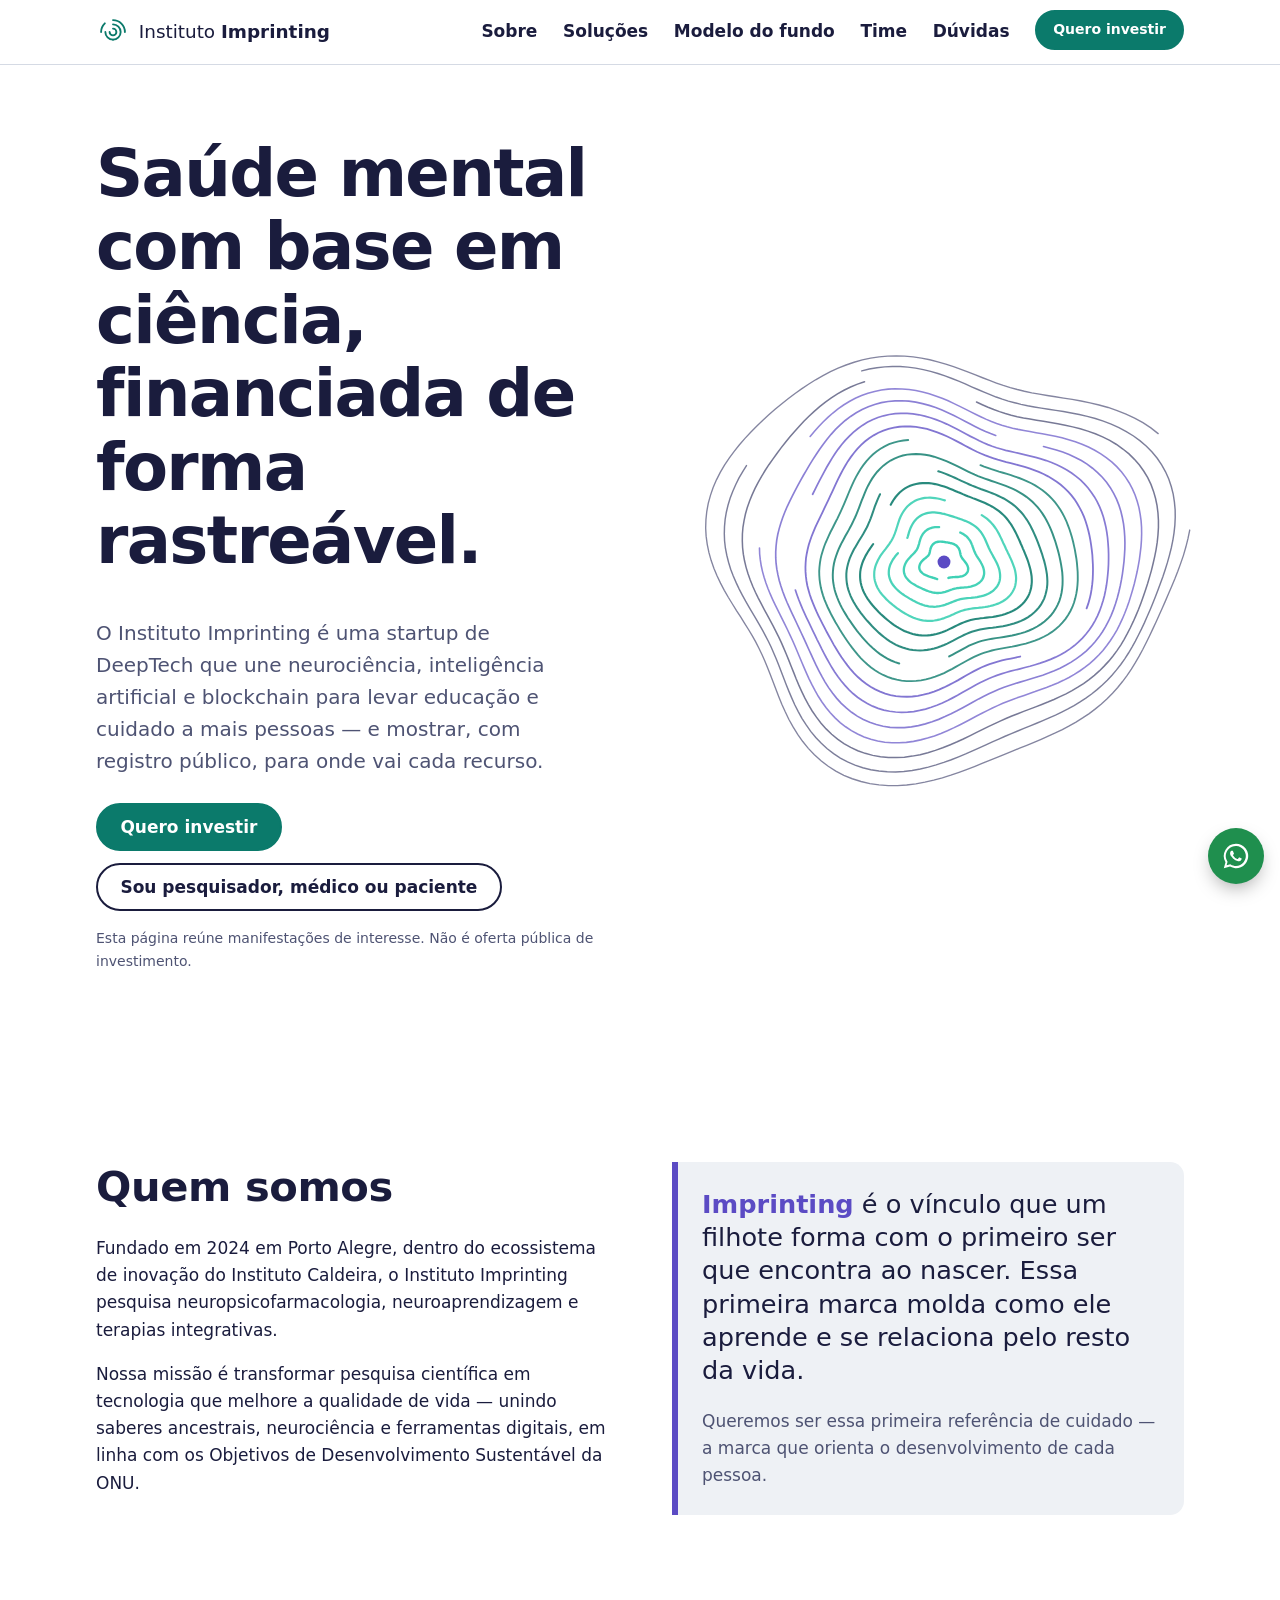
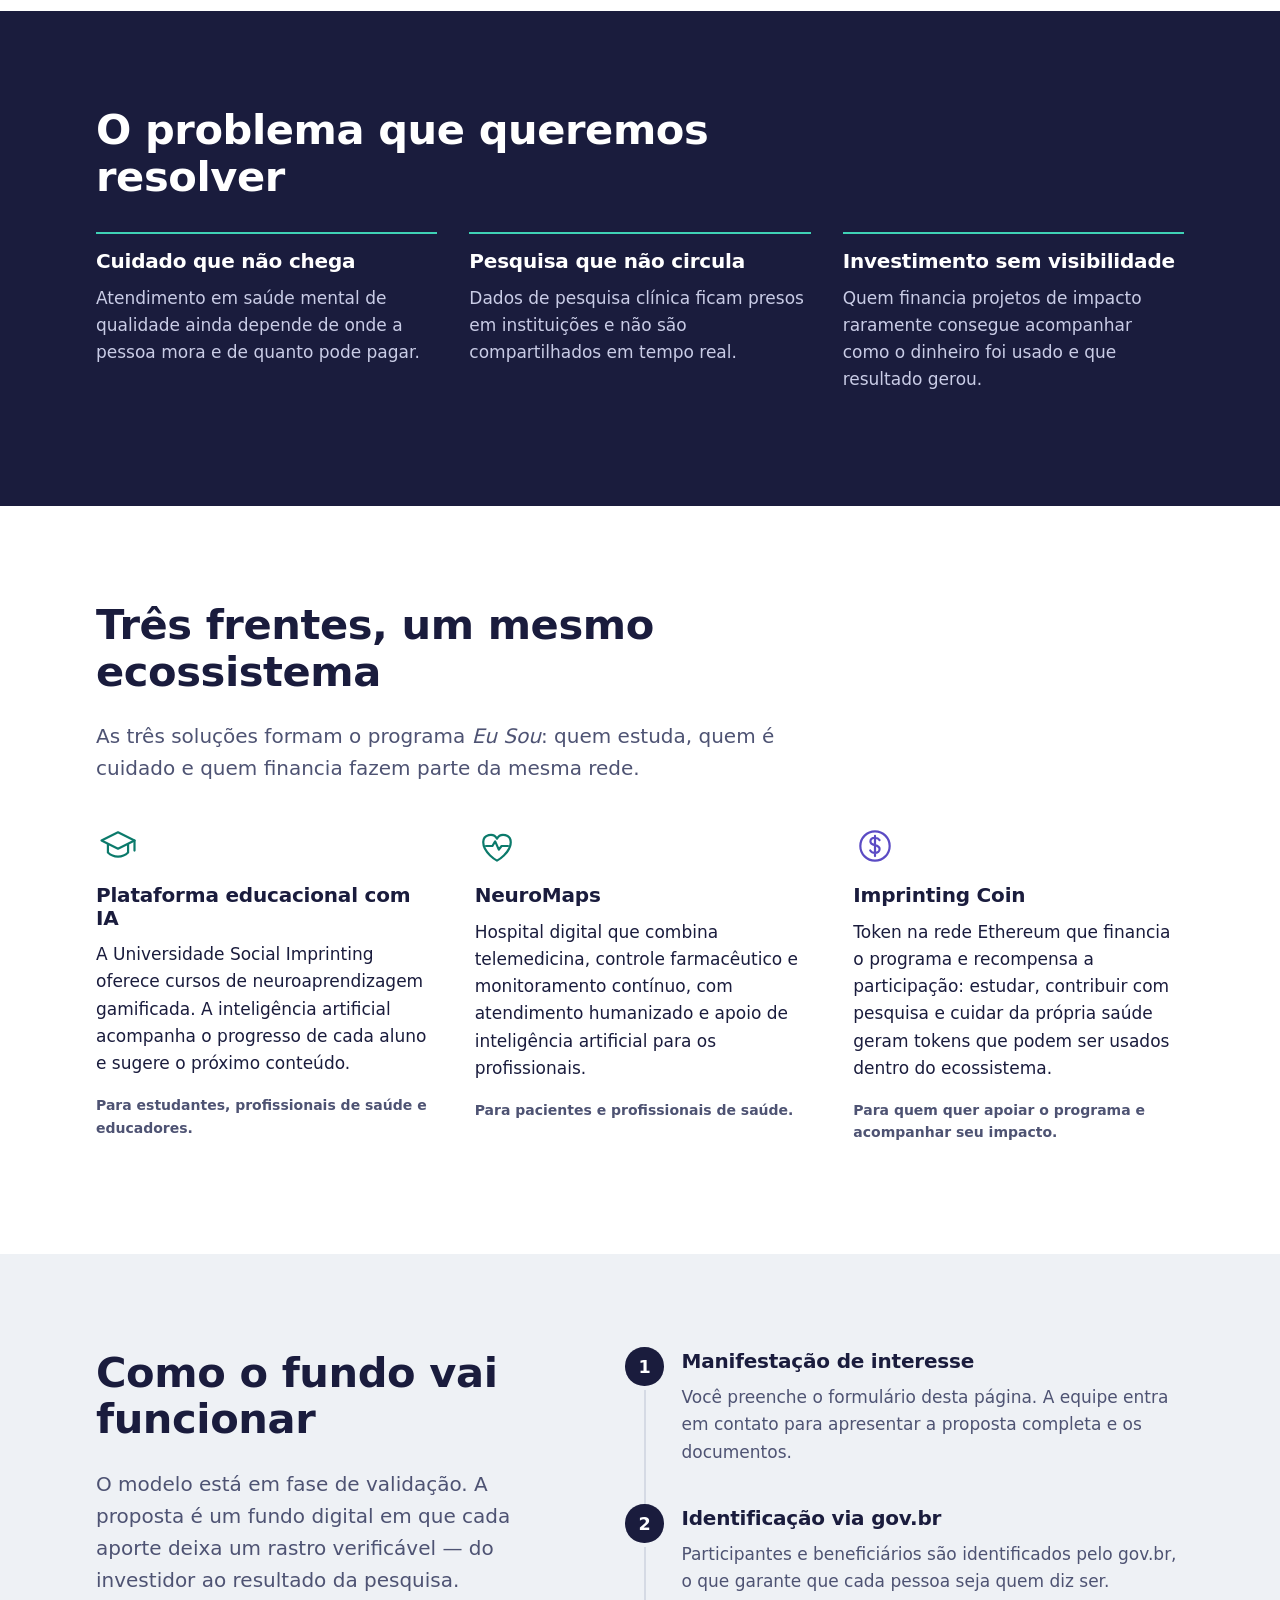
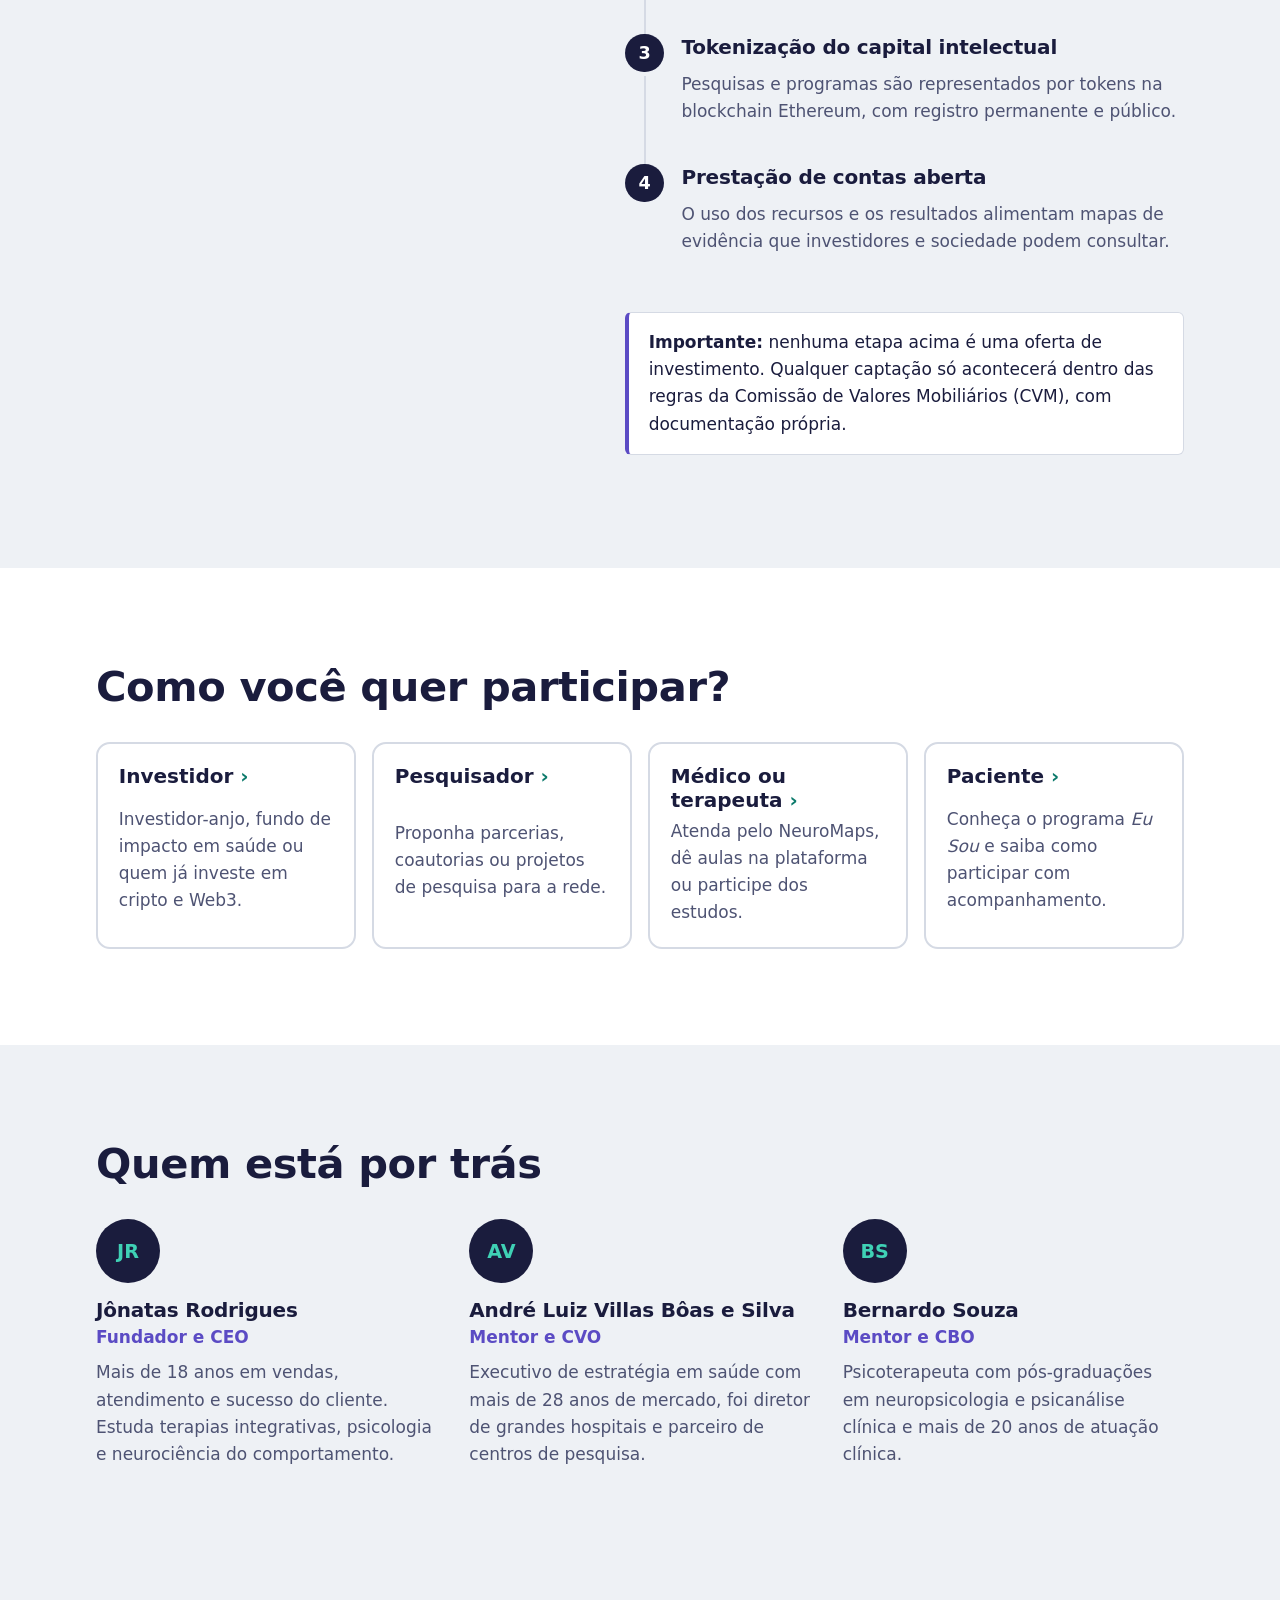
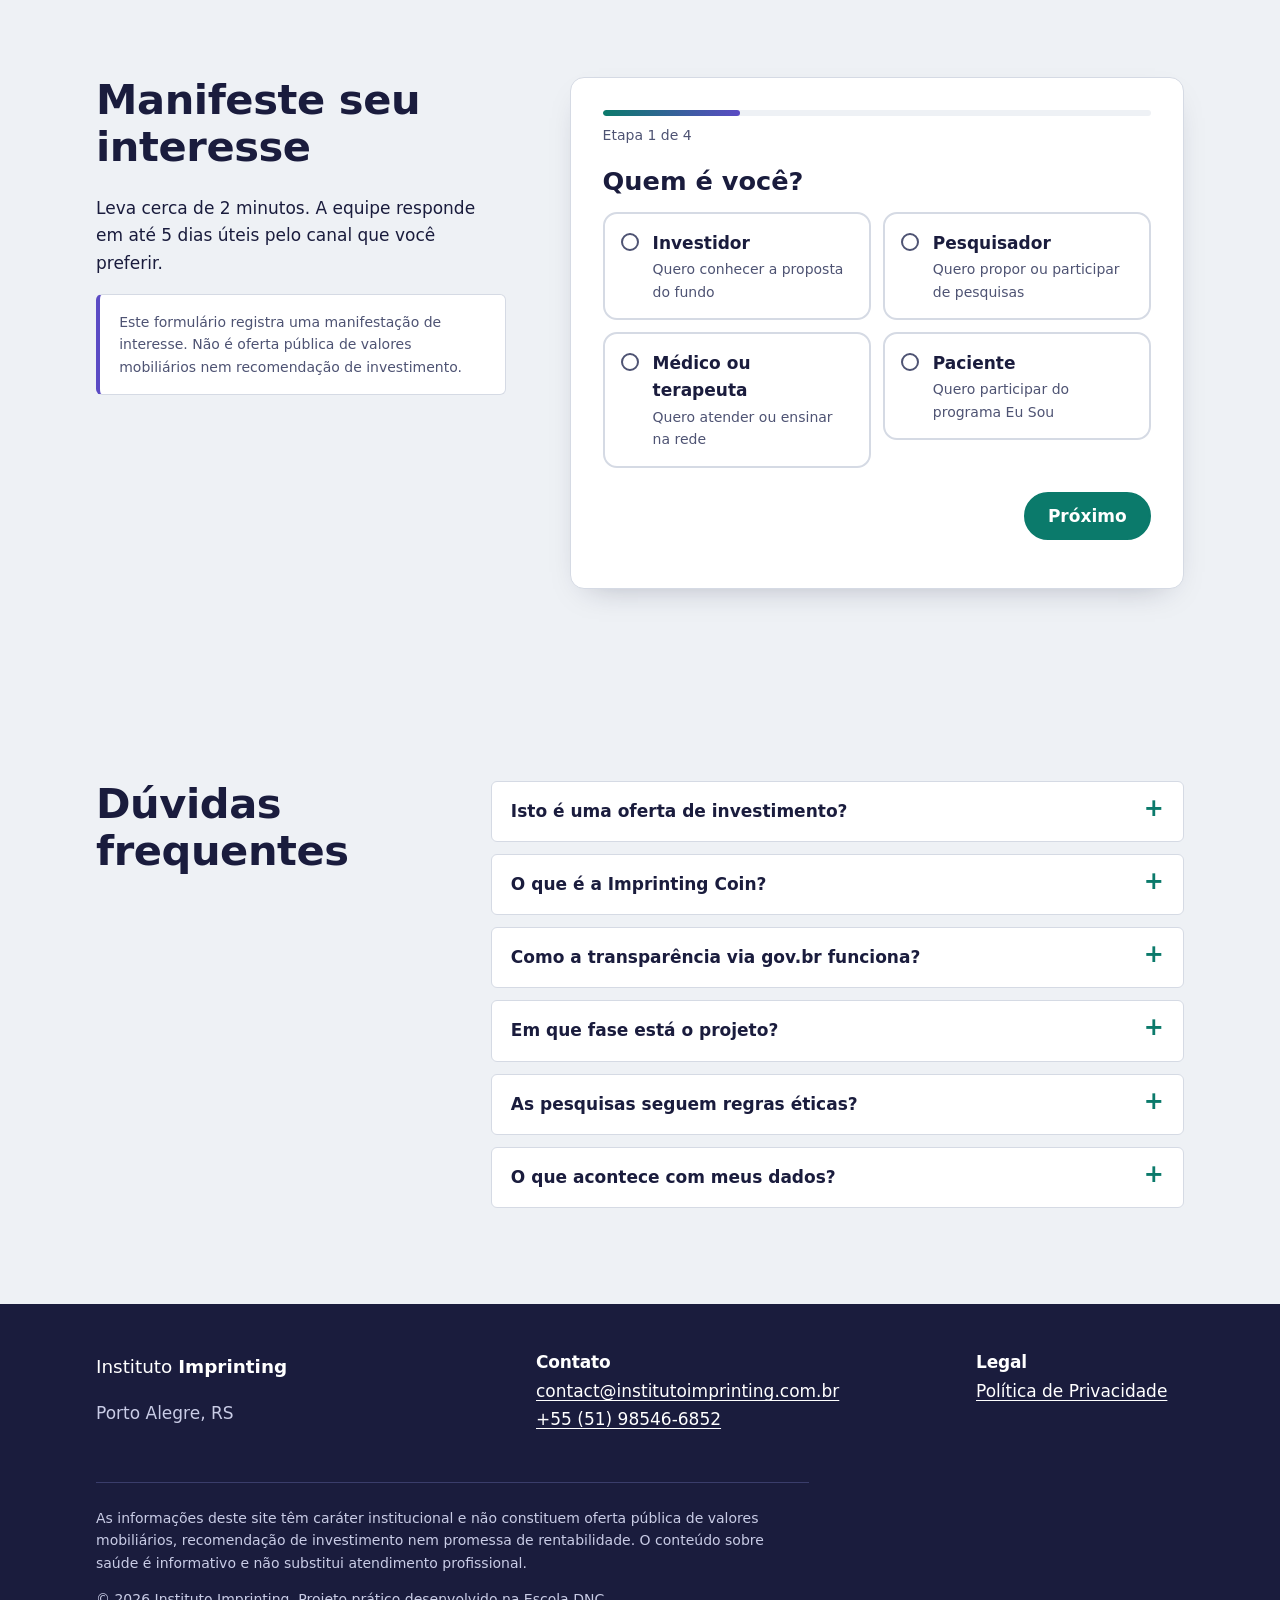
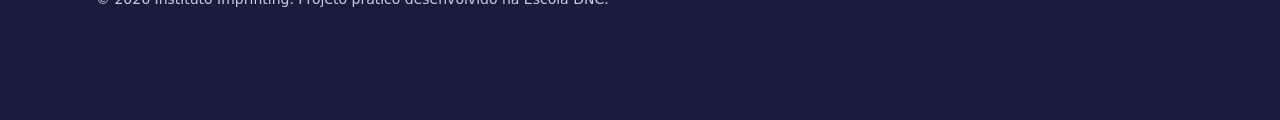
<file: index.html>
<!doctype html>
<html lang="pt-BR">
<head>
  <meta charset="utf-8">
  <meta name="viewport" content="width=device-width, initial-scale=1">
  <meta http-equiv="Content-Security-Policy" content="default-src 'self'; script-src 'self'; style-src 'self' 'unsafe-inline' https://fonts.googleapis.com; font-src https://fonts.gstatic.com; img-src 'self' data:; connect-src https://lchayvsgtklfcipnlhec.supabase.co; base-uri 'self'; form-action 'self'">
  <meta name="referrer" content="strict-origin-when-cross-origin">
  <title>Instituto Imprinting — Ciência e cuidado em saúde mental</title>
  <meta name="description" content="O Instituto Imprinting une neurociência, inteligência artificial e blockchain para levar educação e cuidado em saúde mental a mais pessoas. Manifeste seu interesse como investidor, pesquisador, médico ou paciente.">
  <meta name="theme-color" content="#1A1C3D">
  <link rel="canonical" href="https://instituto-imprinting.netlify.app/">
  <meta property="og:type" content="website">
  <meta property="og:locale" content="pt_BR">
  <meta property="og:title" content="Instituto Imprinting — Ciência e cuidado em saúde mental">
  <meta property="og:description" content="Educação com IA, hospital digital NeuroMaps e a Imprinting Coin. Manifeste seu interesse.">
  <meta property="og:image" content="https://instituto-imprinting.netlify.app/assets/og.png">
  <meta name="twitter:card" content="summary_large_image">
  <link rel="icon" href="assets/favicon.svg" type="image/svg+xml">
  <link rel="preconnect" href="https://fonts.googleapis.com">
  <link rel="preconnect" href="https://fonts.gstatic.com" crossorigin>
  <link href="https://fonts.googleapis.com/css2?family=Atkinson+Hyperlegible:ital,wght@0,400;0,700;1,400&family=Bricolage+Grotesque:opsz,wght@12..96,500;12..96,700;12..96,800&display=swap" rel="stylesheet">
  <link rel="stylesheet" href="assets/style.css">
  <script type="application/ld+json">
  {"@context":"https://schema.org","@type":"Organization","name":"Instituto Imprinting","url":"https://instituto-imprinting.netlify.app/","email":"contact@institutoimprinting.com.br","telephone":"+55-51-98546-6852","address":{"@type":"PostalAddress","addressLocality":"Porto Alegre","addressRegion":"RS","addressCountry":"BR"}}
  </script>
</head>
<body>
  <a class="skip" href="#conteudo">Pular para o conteúdo</a>

  <header class="topbar">
    <div class="wrap topbar__inner">
      <a class="brand" href="#topo" aria-label="Instituto Imprinting, início">
        <svg class="brand__mark" viewBox="0 0 40 40" aria-hidden="true"><g fill="none" stroke="currentColor" stroke-width="2.2" stroke-linecap="round"><path d="M20 6c7.7 0 14 6.3 14 14"/><path d="M20 11c5 0 9 4 9 9s-4 9-9 9"/><path d="M20 16a4 4 0 1 1-4 4"/><path d="M6 20c0-4 1.7-7.6 4.4-10.2"/><path d="M11 20c0 5 4 9 9 9"/></g></svg>
        <span>Instituto <b>Imprinting</b></span>
      </a>
      <button class="menu-btn" aria-expanded="false" aria-controls="menu">Menu</button>
      <nav id="menu" class="nav" aria-label="Principal">
        <a href="#sobre">Sobre</a>
        <a href="#solucoes">Soluções</a>
        <a href="#modelo">Modelo do fundo</a>
        <a href="#time">Time</a>
        <a href="#faq">Dúvidas</a>
        <a class="btn btn--small" href="#interesse" data-perfil="investidor">Quero investir</a>
      </nav>
    </div>
  </header>

  <main id="conteudo">
    <!-- HERO -->
    <section class="hero" id="topo">
      <div class="wrap hero__grid">
        <div class="hero__text">
          <h1>Saúde mental com base em ciência, financiada de forma rastreável.</h1>
          <p class="lead">O Instituto Imprinting é uma startup de DeepTech que une neurociência, inteligência artificial e blockchain para levar educação e cuidado a mais pessoas — e mostrar, com registro público, para onde vai cada recurso.</p>
          <div class="hero__ctas">
            <a class="btn" href="#interesse" data-perfil="investidor">Quero investir</a>
            <a class="btn btn--ghost" href="#para-quem">Sou pesquisador, médico ou paciente</a>
          </div>
          <p class="hero__note">Esta página reúne manifestações de interesse. Não é oferta pública de investimento.</p>
        </div>
        <figure class="hero__art" aria-hidden="true">
          <svg id="imprint" viewBox="0 0 520 520"></svg>
        </figure>
      </div>
    </section>

    <!-- SOBRE -->
    <section class="section" id="sobre">
      <div class="wrap sobre">
        <div class="sobre__text">
          <h2>Quem somos</h2>
          <p>Fundado em 2024 em Porto Alegre, dentro do ecossistema de inovação do Instituto Caldeira, o Instituto Imprinting pesquisa neuropsicofarmacologia, neuroaprendizagem e terapias integrativas.</p>
          <p>Nossa missão é transformar pesquisa científica em tecnologia que melhore a qualidade de vida — unindo saberes ancestrais, neurociência e ferramentas digitais, em linha com os Objetivos de Desenvolvimento Sustentável da ONU.</p>
        </div>
        <blockquote class="nome">
          <p><dfn>Imprinting</dfn> é o vínculo que um filhote forma com o primeiro ser que encontra ao nascer. Essa primeira marca molda como ele aprende e se relaciona pelo resto da vida.</p>
          <footer>Queremos ser essa primeira referência de cuidado — a marca que orienta o desenvolvimento de cada pessoa.</footer>
        </blockquote>
      </div>
    </section>

    <!-- PROBLEMA -->
    <section class="section section--ink" id="problema">
      <div class="wrap">
        <h2>O problema que queremos resolver</h2>
        <ul class="problemas">
          <li><h3>Cuidado que não chega</h3><p>Atendimento em saúde mental de qualidade ainda depende de onde a pessoa mora e de quanto pode pagar.</p></li>
          <li><h3>Pesquisa que não circula</h3><p>Dados de pesquisa clínica ficam presos em instituições e não são compartilhados em tempo real.</p></li>
          <li><h3>Investimento sem visibilidade</h3><p>Quem financia projetos de impacto raramente consegue acompanhar como o dinheiro foi usado e que resultado gerou.</p></li>
        </ul>
      </div>
    </section>

    <!-- SOLUÇÕES -->
    <section class="section" id="solucoes">
      <div class="wrap">
        <h2>Três frentes, um mesmo ecossistema</h2>
        <p class="section__intro">As três soluções formam o programa <i>Eu Sou</i>: quem estuda, quem é cuidado e quem financia fazem parte da mesma rede.</p>
        <div class="solucoes">
          <article class="solucao">
            <svg class="solucao__icon" viewBox="0 0 48 48" aria-hidden="true"><g fill="none" stroke="currentColor" stroke-width="2.4" stroke-linecap="round" stroke-linejoin="round"><path d="M6 18 24 9l18 9-18 9z"/><path d="M13 22v9c3 3 7 4.5 11 4.5s8-1.5 11-4.5v-9"/><path d="M42 18v11"/></g></svg>
            <h3>Plataforma educacional com IA</h3>
            <p>A Universidade Social Imprinting oferece cursos de neuroaprendizagem gamificada. A inteligência artificial acompanha o progresso de cada aluno e sugere o próximo conteúdo.</p>
            <p class="solucao__para">Para estudantes, profissionais de saúde e educadores.</p>
          </article>
          <article class="solucao">
            <svg class="solucao__icon" viewBox="0 0 48 48" aria-hidden="true"><g fill="none" stroke="currentColor" stroke-width="2.4" stroke-linecap="round" stroke-linejoin="round"><path d="M24 40s-15-8.5-15-20a8 8 0 0 1 15-4 8 8 0 0 1 15 4c0 11.5-15 20-15 20z"/><path d="M12 24h7l3-5 4 9 3-4h7"/></g></svg>
            <h3>NeuroMaps</h3>
            <p>Hospital digital que combina telemedicina, controle farmacêutico e monitoramento contínuo, com atendimento humanizado e apoio de inteligência artificial para os profissionais.</p>
            <p class="solucao__para">Para pacientes e profissionais de saúde.</p>
          </article>
          <article class="solucao">
            <svg class="solucao__icon" viewBox="0 0 48 48" aria-hidden="true"><g fill="none" stroke="currentColor" stroke-width="2.4" stroke-linecap="round" stroke-linejoin="round"><circle cx="24" cy="24" r="16"/><path d="M24 13v22M29 17.5c-1-1.5-3-2.5-5-2.5-3 0-5 1.6-5 4s2 3.3 5 4 5 1.8 5 4.3-2.2 4.2-5 4.2c-2.2 0-4.2-1-5.2-2.6"/></g></svg>
            <h3>Imprinting Coin</h3>
            <p>Token na rede Ethereum que financia o programa e recompensa a participação: estudar, contribuir com pesquisa e cuidar da própria saúde geram tokens que podem ser usados dentro do ecossistema.</p>
            <p class="solucao__para">Para quem quer apoiar o programa e acompanhar seu impacto.</p>
          </article>
        </div>
      </div>
    </section>

    <!-- MODELO -->
    <section class="section section--mist" id="modelo">
      <div class="wrap modelo">
        <div class="modelo__head">
          <h2>Como o fundo vai funcionar</h2>
          <p>O modelo está em fase de validação. A proposta é um fundo digital em que cada aporte deixa um rastro verificável — do investidor ao resultado da pesquisa.</p>
        </div>
        <ol class="etapas">
          <li><h3>Manifestação de interesse</h3><p>Você preenche o formulário desta página. A equipe entra em contato para apresentar a proposta completa e os documentos.</p></li>
          <li><h3>Identificação via gov.br</h3><p>Participantes e beneficiários são identificados pelo gov.br, o que garante que cada pessoa seja quem diz ser.</p></li>
          <li><h3>Tokenização do capital intelectual</h3><p>Pesquisas e programas são representados por tokens na blockchain Ethereum, com registro permanente e público.</p></li>
          <li><h3>Prestação de contas aberta</h3><p>O uso dos recursos e os resultados alimentam mapas de evidência que investidores e sociedade podem consultar.</p></li>
        </ol>
        <p class="aviso"><strong>Importante:</strong> nenhuma etapa acima é uma oferta de investimento. Qualquer captação só acontecerá dentro das regras da Comissão de Valores Mobiliários (CVM), com documentação própria.</p>
      </div>
    </section>

    <!-- PARA QUEM -->
    <section class="section" id="para-quem">
      <div class="wrap">
        <h2>Como você quer participar?</h2>
        <div class="perfis">
          <button class="perfil-card" data-perfil="investidor">
            <span class="perfil-card__nome">Investidor</span>
            <span>Investidor-anjo, fundo de impacto em saúde ou quem já investe em cripto e Web3.</span>
          </button>
          <button class="perfil-card" data-perfil="pesquisador">
            <span class="perfil-card__nome">Pesquisador</span>
            <span>Proponha parcerias, coautorias ou projetos de pesquisa para a rede.</span>
          </button>
          <button class="perfil-card" data-perfil="medico">
            <span class="perfil-card__nome">Médico ou terapeuta</span>
            <span>Atenda pelo NeuroMaps, dê aulas na plataforma ou participe dos estudos.</span>
          </button>
          <button class="perfil-card" data-perfil="paciente">
            <span class="perfil-card__nome">Paciente</span>
            <span>Conheça o programa <i>Eu Sou</i> e saiba como participar com acompanhamento.</span>
          </button>
        </div>
      </div>
    </section>

    <!-- TIME -->
    <section class="section section--mist" id="time">
      <div class="wrap">
        <h2>Quem está por trás</h2>
        <ul class="time">
          <li class="pessoa">
            <span class="pessoa__avatar" aria-hidden="true">JR</span>
            <div><h3>Jônatas Rodrigues</h3><p class="pessoa__cargo">Fundador e CEO</p>
            <p>Mais de 18 anos em vendas, atendimento e sucesso do cliente. Estuda terapias integrativas, psicologia e neurociência do comportamento.</p></div>
          </li>
          <li class="pessoa">
            <span class="pessoa__avatar" aria-hidden="true">AV</span>
            <div><h3>André Luiz Villas Bôas e Silva</h3><p class="pessoa__cargo">Mentor e CVO</p>
            <p>Executivo de estratégia em saúde com mais de 28 anos de mercado, foi diretor de grandes hospitais e parceiro de centros de pesquisa.</p></div>
          </li>
          <li class="pessoa">
            <span class="pessoa__avatar" aria-hidden="true">BS</span>
            <div><h3>Bernardo Souza</h3><p class="pessoa__cargo">Mentor e CBO</p>
            <p>Psicoterapeuta com pós-graduações em neuropsicologia e psicanálise clínica e mais de 20 anos de atuação clínica.</p></div>
          </li>
        </ul>
      </div>
    </section>

    <!-- FORMULÁRIO -->
    <section class="section form-section" id="interesse">
      <div class="wrap form-wrap">
        <div class="form-intro">
          <h2>Manifeste seu interesse</h2>
          <p>Leva cerca de 2 minutos. A equipe responde em até 5 dias úteis pelo canal que você preferir.</p>
          <p class="aviso aviso--small">Este formulário registra uma manifestação de interesse. Não é oferta pública de valores mobiliários nem recomendação de investimento.</p>
        </div>

        <form id="form" class="form" novalidate>
          <div class="progress" aria-hidden="true"><span class="progress__bar"></span></div>
          <p class="progress__label" id="progress-label" aria-live="polite">Etapa 1 de 4</p>

          <!-- etapa 1 -->
          <fieldset class="step" data-step="1">
            <legend>Quem é você?</legend>
            <div class="choices" role="radiogroup">
              <label class="choice"><input type="radio" name="perfil" value="investidor" required><span><b>Investidor</b><small>Quero conhecer a proposta do fundo</small></span></label>
              <label class="choice"><input type="radio" name="perfil" value="pesquisador"><span><b>Pesquisador</b><small>Quero propor ou participar de pesquisas</small></span></label>
              <label class="choice"><input type="radio" name="perfil" value="medico"><span><b>Médico ou terapeuta</b><small>Quero atender ou ensinar na rede</small></span></label>
              <label class="choice"><input type="radio" name="perfil" value="paciente"><span><b>Paciente</b><small>Quero participar do programa Eu Sou</small></span></label>
            </div>
            <p class="error" data-error-for="perfil"></p>
          </fieldset>

          <!-- etapa 2 -->
          <fieldset class="step" data-step="2" hidden>
            <legend>Seus dados de contato</legend>
            <div class="field"><label for="nome">Nome completo</label><input id="nome" name="nome" autocomplete="name" required minlength="3" maxlength="120"><p class="error" data-error-for="nome"></p></div>
            <div class="field"><label for="email">E-mail</label><input id="email" name="email" type="email" autocomplete="email" required maxlength="160" inputmode="email"><p class="error" data-error-for="email"></p></div>
            <div class="field"><label for="telefone">Celular com DDD</label><input id="telefone" name="telefone" type="tel" autocomplete="tel-national" required inputmode="numeric" placeholder="(11) 98765-4321" maxlength="15"><p class="error" data-error-for="telefone"></p></div>
            <div class="field-row">
              <div class="field"><label for="cidade">Cidade</label><input id="cidade" name="cidade" autocomplete="address-level2" required maxlength="80"><p class="error" data-error-for="cidade"></p></div>
              <div class="field field--uf"><label for="uf">UF</label>
                <select id="uf" name="uf" required autocomplete="address-level1"><option value="">—</option><option>AC</option><option>AL</option><option>AP</option><option>AM</option><option>BA</option><option>CE</option><option>DF</option><option>ES</option><option>GO</option><option>MA</option><option>MT</option><option>MS</option><option>MG</option><option>PA</option><option>PB</option><option>PR</option><option>PE</option><option>PI</option><option>RJ</option><option>RN</option><option>RS</option><option>RO</option><option>RR</option><option>SC</option><option>SP</option><option>SE</option><option>TO</option></select>
                <p class="error" data-error-for="uf"></p></div>
            </div>
          </fieldset>

          <!-- etapa 3: muda por perfil -->
          <fieldset class="step" data-step="3" hidden>
            <legend id="step3-legend">Sobre seu interesse</legend>

            <div class="branch" data-branch="investidor">
              <div class="field"><span class="label">Você investe como</span>
                <div class="pills"><label><input type="radio" name="inv_tipo" value="pf"> Pessoa física</label><label><input type="radio" name="inv_tipo" value="pj"> Pessoa jurídica</label></div>
                <p class="error" data-error-for="inv_tipo"></p></div>
              <div class="field"><span class="label">Já investe em <small>(marque o que se aplica)</small></span>
                <div class="pills"><label><input type="checkbox" name="inv_exp" value="startups"> Startups</label><label><input type="checkbox" name="inv_exp" value="cripto"> Cripto ou Web3</label><label><input type="checkbox" name="inv_exp" value="impacto"> Fundos de impacto</label><label><input type="checkbox" name="inv_exp" value="nenhum"> Ainda não invisto</label></div></div>
              <div class="field"><label for="inv_faixa">Faixa de interesse</label>
                <select id="inv_faixa" name="inv_faixa"><option value="">Selecione</option><option value="ate-10k">Até R$ 10 mil</option><option value="10k-50k">R$ 10 mil a R$ 50 mil</option><option value="50k-250k">R$ 50 mil a R$ 250 mil</option><option value="250k+">Acima de R$ 250 mil</option><option value="indefinido">Ainda não sei</option></select>
                <p class="error" data-error-for="inv_faixa"></p></div>
              <div class="field"><span class="label">Frente que mais interessa</span>
                <div class="pills"><label><input type="radio" name="inv_area" value="educacao"> Educação com IA</label><label><input type="radio" name="inv_area" value="neuromaps"> NeuroMaps</label><label><input type="radio" name="inv_area" value="coin"> Imprinting Coin</label><label><input type="radio" name="inv_area" value="todas"> O ecossistema todo</label></div>
                <p class="error" data-error-for="inv_area"></p></div>
            </div>

            <div class="branch" data-branch="pesquisador">
              <div class="field"><label for="pes_inst">Instituição</label><input id="pes_inst" name="pes_inst" maxlength="120"><p class="error" data-error-for="pes_inst"></p></div>
              <div class="field"><label for="pes_area">Área de pesquisa</label><input id="pes_area" name="pes_area" maxlength="120" placeholder="Ex.: neurociência cognitiva"><p class="error" data-error-for="pes_area"></p></div>
              <div class="field"><label for="pes_lattes">Link do Lattes <small>(opcional)</small></label><input id="pes_lattes" name="pes_lattes" type="url" maxlength="200" placeholder="http://lattes.cnpq.br/..."><p class="error" data-error-for="pes_lattes"></p></div>
              <div class="field"><span class="label">Tipo de parceria</span>
                <div class="pills"><label><input type="radio" name="pes_tipo" value="coautoria"> Coautoria</label><label><input type="radio" name="pes_tipo" value="dados"> Acesso a dados</label><label><input type="radio" name="pes_tipo" value="projeto"> Submeter projeto</label></div>
                <p class="error" data-error-for="pes_tipo"></p></div>
            </div>

            <div class="branch" data-branch="medico">
              <div class="field"><label for="med_esp">Especialidade</label><input id="med_esp" name="med_esp" maxlength="120" placeholder="Ex.: psiquiatria"><p class="error" data-error-for="med_esp"></p></div>
              <div class="field"><label for="med_reg">Registro profissional</label><input id="med_reg" name="med_reg" maxlength="30" placeholder="Ex.: CRM-SP 123456"><p class="error" data-error-for="med_reg"></p></div>
              <div class="field"><span class="label">Quer participar como</span>
                <div class="pills"><label><input type="checkbox" name="med_int" value="atender"> Atender no NeuroMaps</label><label><input type="checkbox" name="med_int" value="ensinar"> Dar aulas</label><label><input type="checkbox" name="med_int" value="pesquisar"> Participar de estudos</label></div>
                <p class="error" data-error-for="med_int"></p></div>
            </div>

            <div class="branch" data-branch="paciente">
              <div class="field"><label for="pac_idade">Faixa etária</label>
                <select id="pac_idade" name="pac_idade"><option value="">Selecione</option><option value="menor">Menos de 18 anos</option><option value="18-29">18 a 29</option><option value="30-44">30 a 44</option><option value="45-59">45 a 59</option><option value="60+">60 ou mais</option></select>
                <p class="error" data-error-for="pac_idade"></p></div>
              <div class="field"><span class="label">Como prefere ser contatado</span>
                <div class="pills"><label><input type="radio" name="pac_contato" value="whatsapp"> WhatsApp</label><label><input type="radio" name="pac_contato" value="email"> E-mail</label><label><input type="radio" name="pac_contato" value="ligacao"> Ligação</label></div>
                <p class="error" data-error-for="pac_contato"></p></div>
              <p class="nota">Não pedimos diagnóstico nem informações sobre sua saúde neste formulário. Se você está em sofrimento agora, ligue para o CVV no 188 (gratuito, 24 horas).</p>
            </div>
          </fieldset>

          <!-- etapa 4 -->
          <fieldset class="step" data-step="4" hidden>
            <legend>Mensagem e consentimento</legend>
            <div class="field"><label for="mensagem">Quer contar algo a mais? <small>(opcional)</small></label><textarea id="mensagem" name="mensagem" rows="4" maxlength="1500"></textarea><p class="counter" id="counter">0 / 1500</p><p class="error" data-error-for="mensagem"></p></div>
            <label class="check"><input type="checkbox" name="lgpd" id="lgpd" required> <span>Autorizo o Instituto Imprinting a usar meus dados para entrar em contato sobre o perfil escolhido, conforme a <a href="privacidade.html" target="_blank" rel="noopener">Política de Privacidade</a>. Posso pedir a exclusão a qualquer momento.</span></label>
            <p class="error" data-error-for="lgpd"></p>
            <label class="check check--saude" hidden><input type="checkbox" name="saude" id="saude"> <span>Entendo que, ao me identificar como paciente, essa informação é um dado pessoal sensível (LGPD, art. 11) e autorizo seu uso apenas para o contato sobre o programa <i>Eu Sou</i>.</span></label>
            <p class="error" data-error-for="saude"></p>
            <div class="hp" aria-hidden="true"><label>Não preencha<input name="website" tabindex="-1" autocomplete="off"></label></div>
          </fieldset>

          <div class="form-nav">
            <button type="button" class="btn btn--ghost" id="voltar" hidden>Voltar</button>
            <button type="button" class="btn" id="proximo">Próximo</button>
            <button type="submit" class="btn" id="enviar" hidden>Enviar manifestação</button>
          </div>
          <p class="form-status" id="form-status" role="status" aria-live="polite"></p>

          <div class="sucesso" id="sucesso" hidden tabindex="-1">
            <svg viewBox="0 0 64 64" aria-hidden="true"><circle cx="32" cy="32" r="28" fill="none" stroke="currentColor" stroke-width="3"/><path d="m20 33 8 8 16-17" fill="none" stroke="currentColor" stroke-width="3.5" stroke-linecap="round" stroke-linejoin="round"/></svg>
            <h3>Obrigado! Recebemos sua manifestação.</h3>
            <p id="sucesso-texto">A equipe do Instituto Imprinting vai entrar em contato em até 5 dias úteis.</p>
            <button type="button" class="btn btn--ghost" id="novo">Enviar outra manifestação</button>
          </div>
        </form>
      </div>
    </section>

    <!-- FAQ -->
    <section class="section section--mist" id="faq">
      <div class="wrap faq-wrap">
        <h2>Dúvidas frequentes</h2>
        <div class="faq">
          <details><summary>Isto é uma oferta de investimento?</summary><p>Não. O formulário registra apenas que você tem interesse em conhecer a proposta. Qualquer captação futura seguirá as regras da CVM e terá documentação própria, que será apresentada antes de qualquer decisão.</p></details>
          <details><summary>O que é a Imprinting Coin?</summary><p>É um token na rede Ethereum criado para financiar o programa <i>Eu Sou</i> e recompensar quem participa dele — estudando, contribuindo com pesquisa ou cuidando da própria saúde. O modelo ainda está em validação.</p></details>
          <details><summary>Como a transparência via gov.br funciona?</summary><p>A identificação pelo gov.br permite saber quem são os participantes e beneficiários. Somada ao registro em blockchain, ela permite rastrear o uso dos recursos e os resultados de cada projeto.</p></details>
          <details><summary>Em que fase está o projeto?</summary><p>O instituto está validando o produto, estudando mercado e concorrência e montando a proposta de investimento. As plataformas de educação e o NeuroMaps estão em desenvolvimento.</p></details>
          <details><summary>As pesquisas seguem regras éticas?</summary><p>Estudos com pessoas só começam depois de aprovados por comitê de ética em pesquisa, conforme as normas brasileiras, e com consentimento de cada participante.</p></details>
          <details><summary>O que acontece com meus dados?</summary><p>Eles são usados só para o contato sobre o perfil que você escolheu, ficam guardados em banco de dados protegido e podem ser excluídos a qualquer momento pelo e-mail contact@institutoimprinting.com.br. Detalhes na <a href="privacidade.html">Política de Privacidade</a>.</p></details>
        </div>
      </div>
    </section>
  </main>

  <footer class="footer">
    <div class="wrap footer__grid">
      <div>
        <p class="brand brand--footer"><span>Instituto <b>Imprinting</b></span></p>
        <p>Porto Alegre, RS</p>
      </div>
      <div>
        <h2 class="footer__h">Contato</h2>
        <p><a href="mailto:contact@institutoimprinting.com.br">contact@institutoimprinting.com.br</a><br><a href="https://wa.me/5551985466852">+55 (51) 98546-6852</a></p>
      </div>
      <div>
        <h2 class="footer__h">Legal</h2>
        <p><a href="privacidade.html">Política de Privacidade</a></p>
      </div>
    </div>
    <div class="wrap footer__legal">
      <p>As informações deste site têm caráter institucional e não constituem oferta pública de valores mobiliários, recomendação de investimento nem promessa de rentabilidade. O conteúdo sobre saúde é informativo e não substitui atendimento profissional.</p>
      <p>© <span id="ano">2026</span> Instituto Imprinting. Projeto prático desenvolvido na Escola DNC.</p>
    </div>
  </footer>

  <a class="whats" href="https://wa.me/5551985466852?text=Ol%C3%A1%21%20Vim%20pelo%20site%20do%20Instituto%20Imprinting." target="_blank" rel="noopener" aria-label="Conversar no WhatsApp">
    <svg viewBox="0 0 32 32" aria-hidden="true"><path fill="currentColor" d="M16 3a13 13 0 0 0-11.2 19.6L3 29l6.6-1.7A13 13 0 1 0 16 3zm0 23.7c-2 0-4-.6-5.7-1.6l-.4-.2-3.9 1 1-3.8-.3-.4A10.7 10.7 0 1 1 16 26.7zm5.9-8c-.3-.2-1.9-1-2.2-1-.3-.1-.5-.2-.7.1l-1 1.3c-.2.2-.4.2-.7.1a8.8 8.8 0 0 1-4.4-3.8c-.3-.6.3-.5.9-1.7.1-.2 0-.4 0-.5l-1-2.4c-.3-.6-.5-.5-.7-.5h-.6c-.2 0-.5 0-.8.4s-1 1-1 2.5 1.1 2.9 1.2 3.1c.2.2 2.1 3.2 5.1 4.5 1.9.8 2.6.9 3.6.7.6-.1 1.9-.8 2.1-1.5.3-.7.3-1.4.2-1.5l-.6-.3z"/></svg>
  </a>

  <script src="assets/config.js"></script>
  <script src="assets/app.js" defer></script>
</body>
</html>
</file>
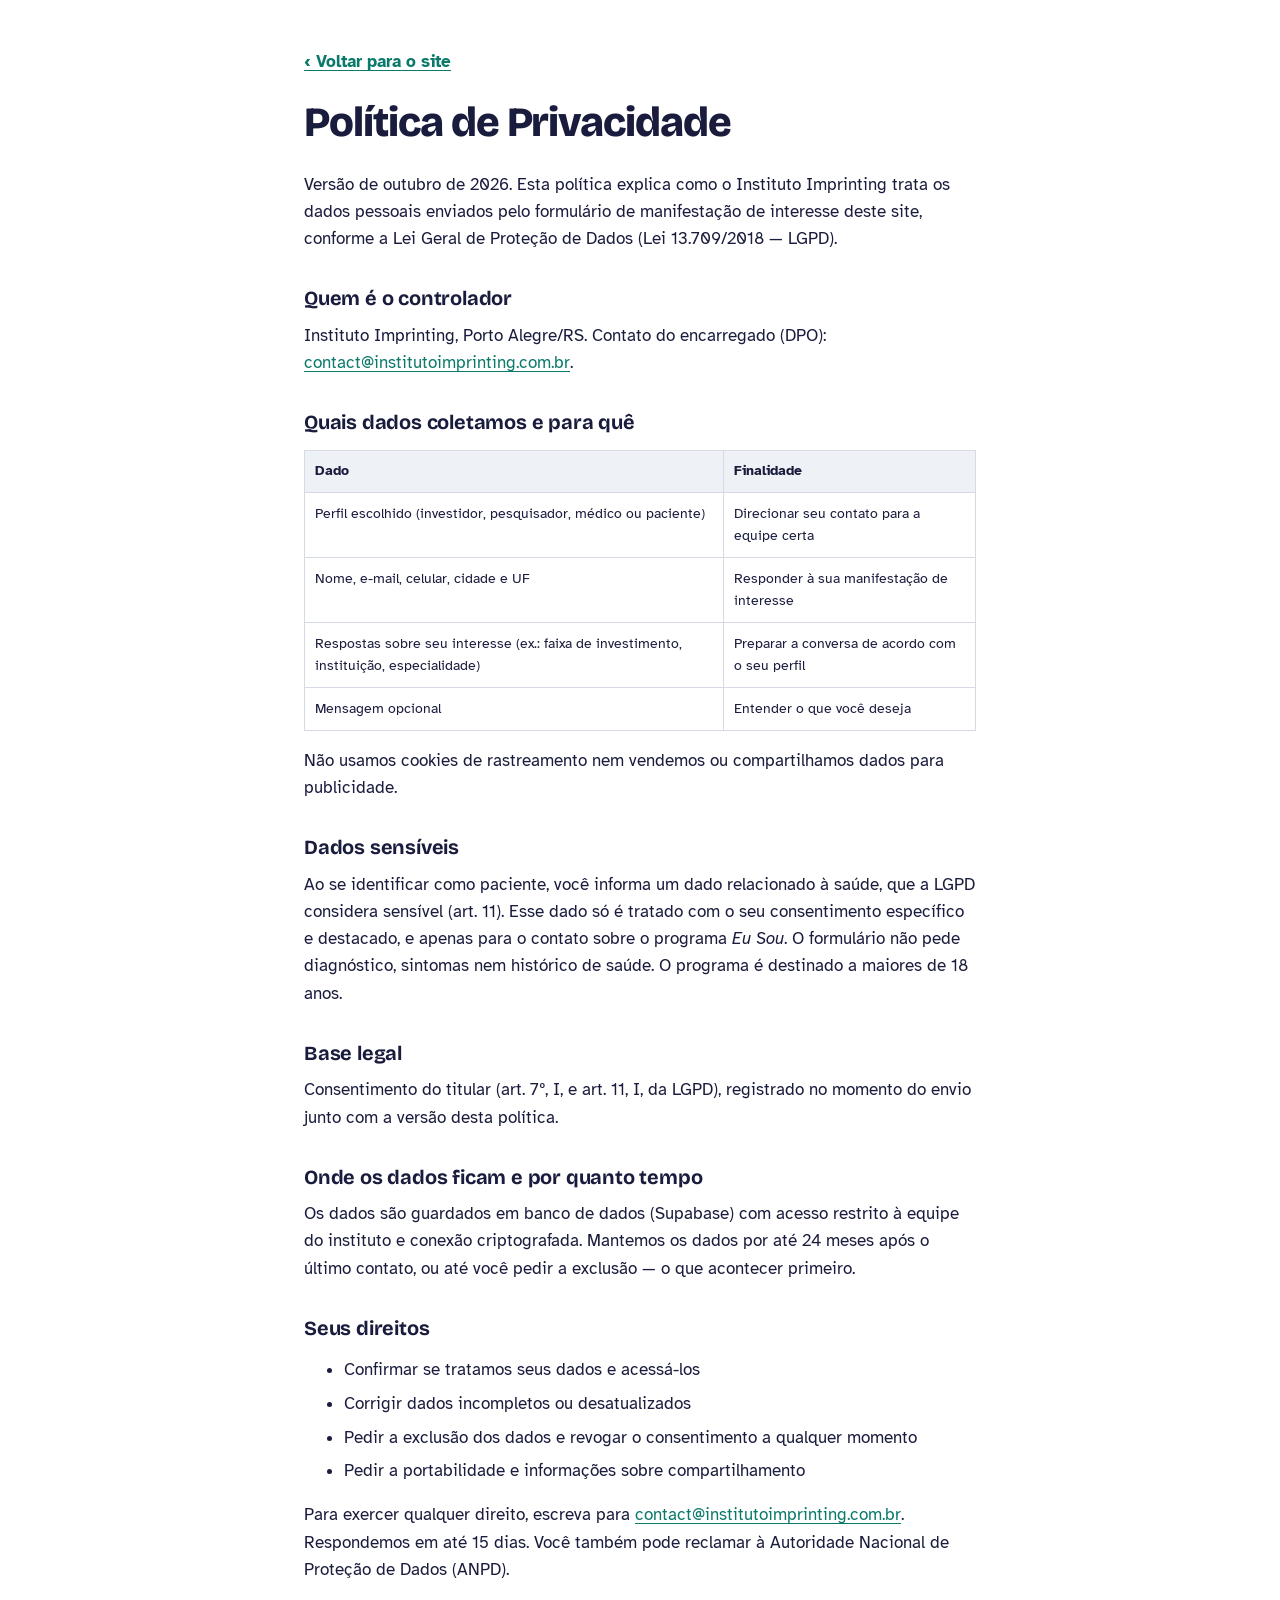
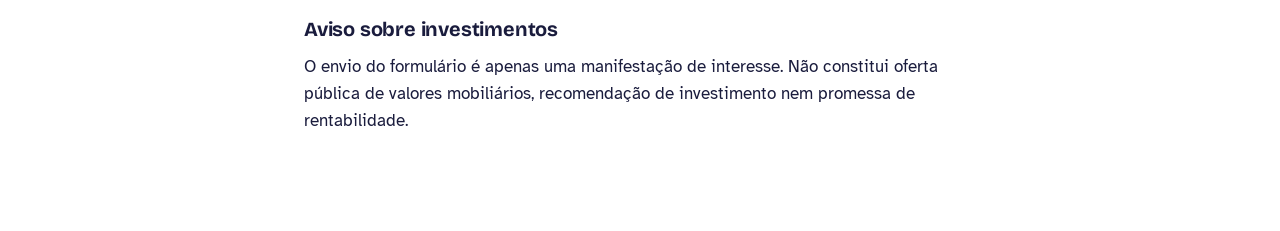
<file: privacidade.html>
<!doctype html>
<html lang="pt-BR">
<head>
  <meta charset="utf-8">
  <meta name="viewport" content="width=device-width, initial-scale=1">
  <title>Política de Privacidade — Instituto Imprinting</title>
  <meta name="description" content="Como o Instituto Imprinting coleta, usa e protege os dados enviados pelo formulário de manifestação de interesse.">
  <meta name="robots" content="noindex">
  <link rel="icon" href="assets/favicon.svg" type="image/svg+xml">
  <link rel="preconnect" href="https://fonts.googleapis.com">
  <link rel="preconnect" href="https://fonts.gstatic.com" crossorigin>
  <link href="https://fonts.googleapis.com/css2?family=Atkinson+Hyperlegible:wght@400;700&family=Bricolage+Grotesque:opsz,wght@12..96,700;12..96,800&display=swap" rel="stylesheet">
  <link rel="stylesheet" href="assets/style.css">
  <style>
    .legal { padding: 3rem 0 5rem; }
    .legal .wrap { max-width: 46rem; }
    .legal h1 { font-size: var(--step-3); max-width: none; }
    .legal h2 { font-size: var(--step-1); margin-top: 2.2rem; max-width: none; }
    .legal li { margin-bottom: .4rem; }
    .legal table { border-collapse: collapse; width: 100%; margin: 1rem 0; font-size: var(--step--1); }
    .legal th, .legal td { border: 1px solid var(--line); padding: .6rem; text-align: left; vertical-align: top; }
    .legal th { background: var(--mist); }
    .voltar { display: inline-block; margin-bottom: 1.5rem; font-weight: 700; }
  </style>
</head>
<body>
  <main class="legal">
    <div class="wrap">
      <a class="voltar" href="index.html">‹ Voltar para o site</a>
      <h1>Política de Privacidade</h1>
      <p>Versão de outubro de 2026. Esta política explica como o Instituto Imprinting trata os dados pessoais enviados pelo formulário de manifestação de interesse deste site, conforme a Lei Geral de Proteção de Dados (Lei 13.709/2018 — LGPD).</p>

      <h2>Quem é o controlador</h2>
      <p>Instituto Imprinting, Porto Alegre/RS. Contato do encarregado (DPO): <a href="mailto:contact@institutoimprinting.com.br">contact@institutoimprinting.com.br</a>.</p>

      <h2>Quais dados coletamos e para quê</h2>
      <table>
        <thead><tr><th>Dado</th><th>Finalidade</th></tr></thead>
        <tbody>
          <tr><td>Perfil escolhido (investidor, pesquisador, médico ou paciente)</td><td>Direcionar seu contato para a equipe certa</td></tr>
          <tr><td>Nome, e-mail, celular, cidade e UF</td><td>Responder à sua manifestação de interesse</td></tr>
          <tr><td>Respostas sobre seu interesse (ex.: faixa de investimento, instituição, especialidade)</td><td>Preparar a conversa de acordo com o seu perfil</td></tr>
          <tr><td>Mensagem opcional</td><td>Entender o que você deseja</td></tr>
        </tbody>
      </table>
      <p>Não usamos cookies de rastreamento nem vendemos ou compartilhamos dados para publicidade.</p>

      <h2>Dados sensíveis</h2>
      <p>Ao se identificar como paciente, você informa um dado relacionado à saúde, que a LGPD considera sensível (art. 11). Esse dado só é tratado com o seu consentimento específico e destacado, e apenas para o contato sobre o programa <i>Eu Sou</i>. O formulário não pede diagnóstico, sintomas nem histórico de saúde. O programa é destinado a maiores de 18 anos.</p>

      <h2>Base legal</h2>
      <p>Consentimento do titular (art. 7º, I, e art. 11, I, da LGPD), registrado no momento do envio junto com a versão desta política.</p>

      <h2>Onde os dados ficam e por quanto tempo</h2>
      <p>Os dados são guardados em banco de dados (Supabase) com acesso restrito à equipe do instituto e conexão criptografada. Mantemos os dados por até 24 meses após o último contato, ou até você pedir a exclusão — o que acontecer primeiro.</p>

      <h2>Seus direitos</h2>
      <ul>
        <li>Confirmar se tratamos seus dados e acessá-los</li>
        <li>Corrigir dados incompletos ou desatualizados</li>
        <li>Pedir a exclusão dos dados e revogar o consentimento a qualquer momento</li>
        <li>Pedir a portabilidade e informações sobre compartilhamento</li>
      </ul>
      <p>Para exercer qualquer direito, escreva para <a href="mailto:contact@institutoimprinting.com.br">contact@institutoimprinting.com.br</a>. Respondemos em até 15 dias. Você também pode reclamar à Autoridade Nacional de Proteção de Dados (ANPD).</p>

      <h2>Aviso sobre investimentos</h2>
      <p>O envio do formulário é apenas uma manifestação de interesse. Não constitui oferta pública de valores mobiliários, recomendação de investimento nem promessa de rentabilidade.</p>
    </div>
  </main>
</body>
</html>
</file>
<file: assets/style.css>
/* Instituto Imprinting — estilos (mobile-first) */
:root {
  --ink: #1A1C3D;
  --ink-2: #2B2E5C;
  --mist: #EEF1F5;
  --paper: #FFFFFF;
  --teal: #0B7A6B;
  --teal-bright: #3FD1B5;
  --violet: #5B4BC4;
  --muted: #4E5373;
  --line: #D5DAE4;
  --error: #B3261E;

  --display: "Bricolage Grotesque", "Segoe UI", system-ui, sans-serif;
  --body: "Atkinson Hyperlegible", "Segoe UI", system-ui, sans-serif;

  --step--1: 0.875rem;
  --step-0: 1.0625rem;
  --step-1: 1.25rem;
  --step-2: 1.6rem;
  --step-3: clamp(1.9rem, 1.4rem + 2vw, 2.6rem);
  --step-4: clamp(2.4rem, 1.5rem + 4vw, 4.1rem);

  --wrap: 72rem;
  --gutter: 1rem;
  --radius-s: 6px;
  --radius-m: 14px;
}

*, *::before, *::after { box-sizing: border-box; }
[hidden] { display: none !important; }
html { scroll-behavior: smooth; scroll-padding-top: 5rem; -webkit-text-size-adjust: 100%; }
body {
  margin: 0;
  font-family: var(--body);
  font-size: var(--step-0);
  line-height: 1.6;
  color: var(--ink);
  background: var(--paper);
  overflow-x: hidden;
}
img, svg { display: block; max-width: 100%; }
a { color: var(--teal); text-underline-offset: 3px; }
a:hover { color: var(--ink); }
h1, h2, h3 { font-family: var(--display); line-height: 1.12; margin: 0 0 .6em; letter-spacing: -0.01em; }
h1 { font-size: var(--step-4); font-weight: 800; letter-spacing: -0.025em; max-width: 17ch; }
h2 { font-size: var(--step-3); font-weight: 700; max-width: 22ch; }
h3 { font-size: var(--step-1); font-weight: 700; }
p { margin: 0 0 1em; }
:focus-visible { outline: 3px solid var(--violet); outline-offset: 3px; border-radius: 3px; }

.wrap { width: 100%; max-width: var(--wrap); margin: 0 auto; padding: 0 var(--gutter); }
.skip { position: absolute; left: -999px; top: 0; background: var(--ink); color: #fff; padding: .6rem 1rem; z-index: 100; }
.skip:focus { left: 1rem; top: 1rem; }

/* Botões */
.btn {
  display: inline-flex; align-items: center; justify-content: center; gap: .5rem;
  min-height: 48px; padding: .75rem 1.4rem;
  font: 700 var(--step-0)/1.2 var(--body);
  color: #fff; background: var(--teal);
  border: 2px solid var(--teal); border-radius: 999px;
  text-decoration: none; cursor: pointer;
  transition: background-color .15s, color .15s, border-color .15s;
}
.btn:hover { background: var(--ink); border-color: var(--ink); color: #fff; }
.btn--ghost { background: transparent; color: var(--ink); border-color: var(--ink); }
.btn--ghost:hover { background: var(--ink); color: #fff; }
.btn--small { min-height: 40px; padding: .45rem 1rem; font-size: var(--step--1); }
.btn[disabled] { opacity: .6; cursor: progress; }

/* Topo */
.topbar { position: sticky; top: 0; z-index: 50; background: rgba(255,255,255,.94); backdrop-filter: blur(8px); border-bottom: 1px solid var(--line); }
.topbar__inner { display: flex; align-items: center; justify-content: space-between; min-height: 64px; flex-wrap: wrap; }
.brand { display: inline-flex; align-items: center; gap: .55rem; color: var(--ink); text-decoration: none; font-family: var(--display); font-size: 1.15rem; font-weight: 500; }
.brand b { font-weight: 800; }
.brand__mark { width: 34px; height: 34px; color: var(--teal); }
.menu-btn { font: 700 var(--step--1) var(--body); background: none; border: 2px solid var(--ink); border-radius: 999px; padding: .4rem .9rem; color: var(--ink); min-height: 40px; cursor: pointer; }
.nav { display: none; width: 100%; flex-direction: column; gap: .25rem; padding: .5rem 0 1rem; }
.nav.is-open { display: flex; }
.nav a:not(.btn) { color: var(--ink); text-decoration: none; padding: .55rem 0; font-weight: 700; }
.nav a:not(.btn):hover { color: var(--teal); }
.nav .btn { margin-top: .5rem; align-self: flex-start; }

/* Hero */
.hero { padding: 2.5rem 0 3rem; background: var(--paper); }
.hero__grid { display: grid; gap: 1.5rem; align-items: center; }
.lead { font-size: var(--step-1); color: var(--muted); max-width: 38ch; }
.hero__ctas { display: flex; flex-wrap: wrap; gap: .75rem; margin: 1.6rem 0 1rem; }
.hero__note { font-size: var(--step--1); color: var(--muted); }
.hero__art { margin: 0; order: -1; justify-self: center; width: min(72vw, 330px); }
#imprint { width: 100%; height: auto; overflow: visible; }
#imprint path { fill: none; stroke-linecap: round; }

/* Seções */
.section { padding: 4rem 0; }
.section--mist { background: var(--mist); }
.section--ink { background: var(--ink); color: #E8EAF6; }
.section--ink h2, .section--ink h3 { color: #fff; }
.section__intro { color: var(--muted); max-width: 60ch; font-size: var(--step-1); }

.sobre { display: grid; gap: 2rem; }
.sobre__text p { max-width: 62ch; }
.nome { margin: 0; padding: 1.6rem 1.5rem; border-left: 6px solid var(--violet); background: var(--mist); border-radius: 0 var(--radius-m) var(--radius-m) 0; }
.nome p { font-family: var(--display); font-size: var(--step-2); font-weight: 500; line-height: 1.3; margin-bottom: .8em; }
.nome dfn { font-style: normal; font-weight: 800; color: var(--violet); }
.nome footer { color: var(--muted); }

.problemas { list-style: none; padding: 0; margin: 2rem 0 0; display: grid; gap: 1.75rem; }
.problemas li { border-top: 2px solid var(--teal-bright); padding-top: 1rem; }
.problemas p { color: #C9CCE6; max-width: 36ch; }

.solucoes { display: grid; gap: 2.5rem; margin-top: 2.5rem; }
.solucao { max-width: 38ch; }
.solucao__icon { width: 44px; height: 44px; color: var(--teal); margin-bottom: 1rem; }
.solucao:nth-child(3) .solucao__icon { color: var(--violet); }
.solucao__para { font-size: var(--step--1); color: var(--muted); font-weight: 700; }

.modelo__head p { max-width: 60ch; color: var(--muted); font-size: var(--step-1); }
.etapas { list-style: none; counter-reset: etapa; padding: 0; margin: 2.5rem 0; display: grid; gap: 1.5rem; }
.etapas li { counter-increment: etapa; position: relative; padding-left: 3.5rem; }
.etapas li::before {
  content: counter(etapa);
  position: absolute; left: 0; top: -.15rem;
  width: 2.4rem; height: 2.4rem; border-radius: 50%;
  display: grid; place-items: center;
  font: 800 1.1rem var(--display); color: #fff; background: var(--ink);
}
.etapas li:not(:last-child)::after { content: ""; position: absolute; left: 1.15rem; top: 2.5rem; bottom: -1.4rem; width: 2px; background: var(--line); }
.etapas p { color: var(--muted); max-width: 46ch; }
.aviso { background: var(--paper); border: 1px solid var(--line); border-left: 4px solid var(--violet); padding: 1rem 1.2rem; border-radius: var(--radius-s); max-width: 70ch; }
.aviso--small { font-size: var(--step--1); color: var(--muted); }

.perfis { display: grid; gap: 1rem; margin-top: 2rem; }
.perfil-card {
  text-align: left; font: inherit; color: var(--ink); cursor: pointer;
  background: var(--paper); border: 2px solid var(--line); border-radius: var(--radius-m);
  padding: 1.25rem 1.3rem; display: grid; gap: .35rem; min-height: 48px;
  transition: border-color .15s, background-color .15s;
}
.perfil-card:hover { border-color: var(--teal); background: #F3FBF9; }
.perfil-card__nome { font: 700 var(--step-1) var(--display); }
.perfil-card__nome::after { content: "\00a0›"; color: var(--teal); }
.perfil-card span:last-child { color: var(--muted); }

.time { list-style: none; padding: 0; margin: 2rem 0 0; display: grid; gap: 2rem; }
.pessoa { display: grid; grid-template-columns: auto 1fr; gap: 1rem; align-items: start; }
.pessoa__avatar { width: 64px; height: 64px; border-radius: 50%; display: grid; place-items: center; background: var(--ink); color: var(--teal-bright); font: 800 1.2rem var(--display); }
.pessoa h3 { margin-bottom: .1em; }
.pessoa__cargo { color: var(--violet); font-weight: 700; margin-bottom: .5em; }
.pessoa p:last-child { color: var(--muted); max-width: 48ch; }

/* Formulário */
.form-section { background: var(--mist); }
.form-wrap { display: grid; gap: 2rem; }
.form-intro p { max-width: 46ch; }
.form { background: var(--paper); border: 1px solid var(--line); border-radius: var(--radius-m); padding: 1.5rem 1.25rem; box-shadow: 0 12px 32px -18px rgba(26,28,61,.35); }
.progress { height: 6px; background: var(--mist); border-radius: 99px; overflow: hidden; }
.progress__bar { display: block; height: 100%; width: 25%; background: linear-gradient(90deg, var(--teal), var(--violet)); border-radius: 99px; transition: width .35s ease; }
.progress__label { font-size: var(--step--1); color: var(--muted); margin: .5rem 0 1.25rem; }
fieldset { border: 0; padding: 0; margin: 0; min-width: 0; }
legend { font: 700 var(--step-2) var(--display); margin-bottom: 1rem; padding: 0; }
.choices { display: grid; gap: .75rem; }
.choice { position: relative; display: block; cursor: pointer; }
.choice input { position: absolute; opacity: 0; inset: 0; cursor: pointer; }
.choice span { display: grid; gap: .1rem; padding: .95rem 1.1rem .95rem 3rem; border: 2px solid var(--line); border-radius: var(--radius-m); position: relative; transition: border-color .15s, background-color .15s; }
.choice span::before { content: ""; position: absolute; left: 1rem; top: 1.15rem; width: 1.15rem; height: 1.15rem; border-radius: 50%; border: 2px solid var(--muted); background: #fff; }
.choice small { color: var(--muted); font-size: var(--step--1); }
.choice input:checked + span { border-color: var(--teal); background: #F0FAF7; }
.choice input:checked + span::before { border-color: var(--teal); background: radial-gradient(var(--teal) 45%, #fff 50%); }
.choice input:focus-visible + span { outline: 3px solid var(--violet); outline-offset: 2px; }

.field { margin-bottom: 1.1rem; }
.field label, .label { display: block; font-weight: 700; margin-bottom: .35rem; }
.field small, .label small { font-weight: 400; color: var(--muted); }
input[type=text], input:not([type]), input[type=email], input[type=tel], input[type=url], select, textarea {
  width: 100%; min-height: 48px; padding: .7rem .85rem;
  font: inherit; color: var(--ink); background: #fff;
  border: 2px solid var(--line); border-radius: var(--radius-s);
}
textarea { resize: vertical; min-height: 110px; }
input:focus, select:focus, textarea:focus { border-color: var(--teal); outline: none; box-shadow: 0 0 0 3px rgba(11,122,107,.2); }
.is-invalid { border-color: var(--error) !important; }
.is-valid { border-color: var(--teal) !important; }
.field-row { display: grid; grid-template-columns: 1fr 6.5rem; gap: .75rem; }
.pills { display: flex; flex-wrap: wrap; gap: .5rem; }
.pills label { display: inline-flex; align-items: center; gap: .45rem; min-height: 44px; padding: .45rem .9rem; border: 2px solid var(--line); border-radius: 999px; font-weight: 400; cursor: pointer; margin: 0; }
.pills label:has(input:checked) { border-color: var(--teal); background: #F0FAF7; font-weight: 700; }
.pills input { accent-color: var(--teal); width: 1.05rem; height: 1.05rem; margin: 0; }
.branch { display: none; }
.branch.is-active { display: block; }
.nota { font-size: var(--step--1); color: var(--muted); background: var(--mist); padding: .8rem 1rem; border-radius: var(--radius-s); }
.check { display: grid; grid-template-columns: auto 1fr; gap: .7rem; align-items: start; margin: .4rem 0; cursor: pointer; }
.check input { width: 1.3rem; height: 1.3rem; margin-top: .2rem; accent-color: var(--teal); }
.check--saude { margin-top: .8rem; padding: .9rem 1rem; background: #F4F2FF; border-radius: var(--radius-s); border-left: 4px solid var(--violet); }
.check--saude[hidden] { display: none; }
.counter { font-size: var(--step--1); color: var(--muted); text-align: right; margin: .25rem 0 0; }
.error { color: var(--error); font-size: var(--step--1); font-weight: 700; margin: .3rem 0 0; min-height: 0; }
.error:empty { display: none; }
.hp { position: absolute; left: -10000px; width: 1px; height: 1px; overflow: hidden; }
.form-nav { display: flex; justify-content: space-between; gap: .75rem; margin-top: 1.5rem; flex-wrap: wrap; }
.form-nav .btn:not(.btn--ghost) { margin-left: auto; }
.form-status { margin: 1rem 0 0; font-weight: 700; }
.form-status.is-error { color: var(--error); }
.sucesso { text-align: center; padding: 1rem 0; }
.sucesso svg { width: 72px; height: 72px; color: var(--teal); margin: 0 auto 1rem; }
.sucesso:focus { outline: none; }
.form.is-done .progress, .form.is-done .progress__label, .form.is-done .step, .form.is-done .form-nav { display: none; }

/* FAQ */
.faq { margin-top: 2rem; display: grid; gap: .75rem; max-width: 52rem; }
.faq details { background: var(--paper); border: 1px solid var(--line); border-radius: var(--radius-s); }
.faq summary { cursor: pointer; padding: 1rem 3rem 1rem 1.2rem; font-weight: 700; list-style: none; position: relative; min-height: 48px; }
.faq summary::-webkit-details-marker { display: none; }
.faq summary::after { content: "+"; position: absolute; right: 1.2rem; top: .75rem; font: 700 1.5rem var(--display); color: var(--teal); }
.faq details[open] summary::after { content: "–"; }
.faq details p { padding: 0 1.2rem 1.1rem; margin: 0; color: var(--muted); max-width: 68ch; }

/* Rodapé */
.footer { background: var(--ink); color: #C9CCE6; padding: 3rem 0 6rem; }
.footer a { color: #fff; }
.footer__grid { display: grid; gap: 1.5rem; }
.brand--footer { color: #fff; }
.footer__h { font: 700 var(--step-0) var(--body); color: #fff; margin-bottom: .4rem; }
.footer__legal { margin-top: 2rem; font-size: var(--step--1); }
.footer__legal p:first-child { border-top: 1px solid #3A3D6B; padding-top: 1.5rem; }
.footer__legal p { max-width: 80ch; }

.whats { position: fixed; right: 1rem; bottom: 1rem; z-index: 60; width: 56px; height: 56px; border-radius: 50%; display: grid; place-items: center; background: #1F8F4E; color: #fff; box-shadow: 0 8px 20px -6px rgba(0,0,0,.4); }
.whats svg { width: 30px; height: 30px; }
.whats:hover { background: #17733e; color: #fff; }

/* Revelação ao rolar: só o conteúdo do modelo do fundo (um único momento) */
.reveal-ready .etapas li { opacity: 0; transform: translateY(12px); transition: opacity .5s ease, transform .5s ease; }
.reveal-ready .etapas.is-visible li { opacity: 1; transform: none; }
.reveal-ready .etapas.is-visible li:nth-child(2) { transition-delay: .12s; }
.reveal-ready .etapas.is-visible li:nth-child(3) { transition-delay: .24s; }
.reveal-ready .etapas.is-visible li:nth-child(4) { transition-delay: .36s; }

/* Tablet */
@media (min-width: 640px) {
  :root { --gutter: 1.5rem; }
  .perfis { grid-template-columns: 1fr 1fr; }
  .problemas { grid-template-columns: repeat(3, 1fr); gap: 2rem; }
  .form { padding: 2rem; }
  .choices { grid-template-columns: 1fr 1fr; }
  .footer__grid { grid-template-columns: 2fr 2fr 1fr; }
}

/* Desktop */
@media (min-width: 960px) {
  :root { --gutter: 2rem; }
  .menu-btn { display: none; }
  .nav { display: flex; width: auto; flex-direction: row; align-items: center; gap: 1.6rem; padding: 0; }
  .nav .btn { margin: 0; }
  .hero { padding: 4.5rem 0 5rem; }
  .hero__grid { grid-template-columns: 1.15fr 1fr; gap: 3rem; }
  .hero__art { order: 0; width: 100%; max-width: 480px; justify-self: end; }
  .section { padding: 6rem 0; }
  .sobre { grid-template-columns: 1fr 1fr; gap: 4rem; align-items: center; }
  .solucoes { grid-template-columns: repeat(3, 1fr); gap: 3rem; }
  .modelo { display: grid; grid-template-columns: 1fr 1.2fr; column-gap: 4rem; }
  .modelo__head { position: sticky; top: 7rem; align-self: start; }
  .etapas { margin-top: 0; }
  .modelo .aviso { grid-column: 2; }
  .perfis { grid-template-columns: repeat(4, 1fr); }
  .time { grid-template-columns: repeat(3, 1fr); }
  .pessoa { grid-template-columns: 1fr; }
  .form-wrap { grid-template-columns: 1fr 1.5fr; gap: 4rem; align-items: start; }
  .form-intro { position: sticky; top: 7rem; }
  .faq-wrap { display: grid; grid-template-columns: 1fr 2fr; gap: 3rem; }
  .faq { margin-top: 0; }
}

@media (prefers-reduced-motion: reduce) {
  html { scroll-behavior: auto; }
  *, *::before, *::after { transition-duration: .01ms !important; animation-duration: .01ms !important; }
  .reveal-ready .etapas li { opacity: 1; transform: none; }
}
</file>
